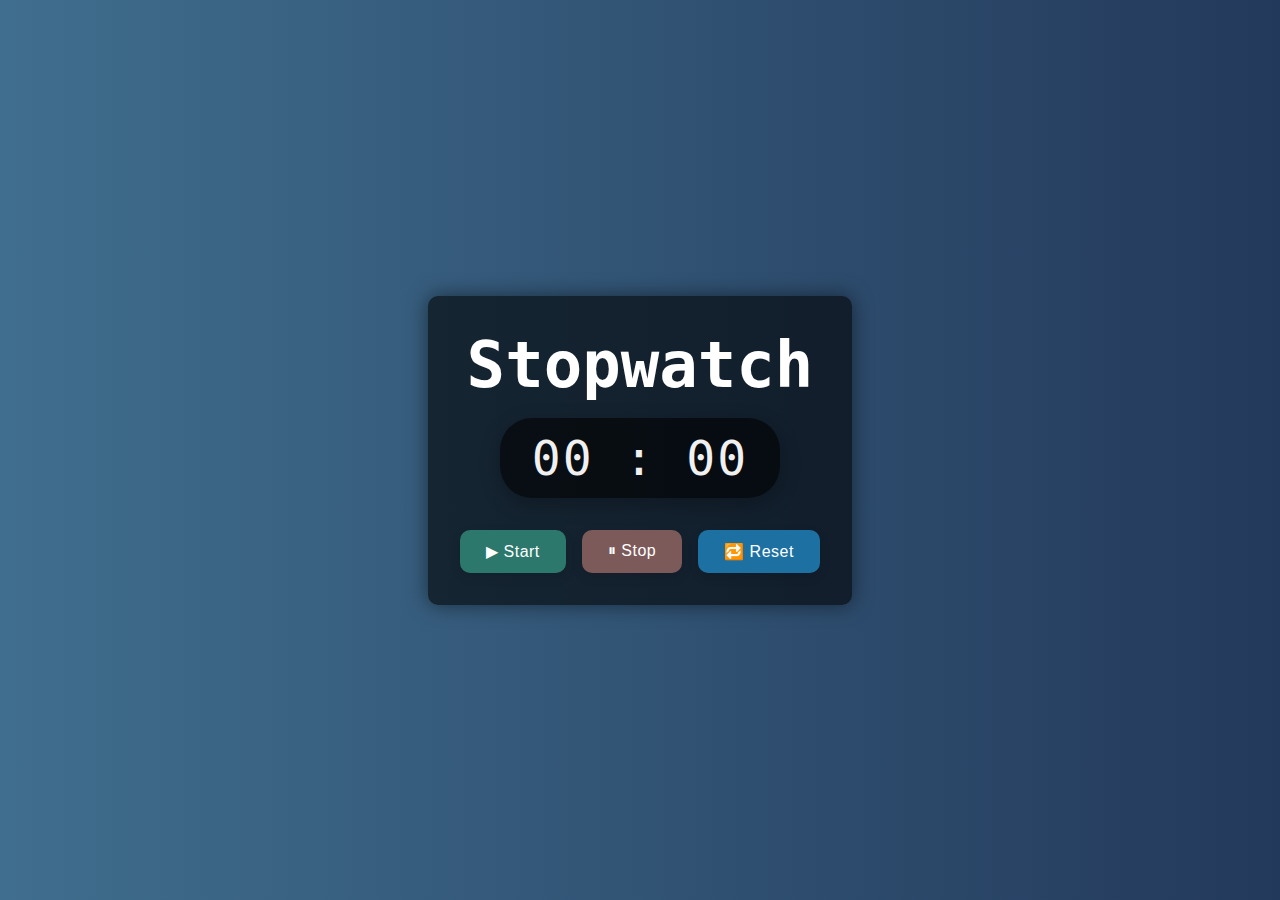
<file: Stop Watch/index.html>
<!DOCTYPE html>
<html lang="en">
<head>
  <meta charset="UTF-8" />
  <meta name="viewport" content="width=device-width, initial-scale=1.0"/>
  <title>Stopwatch</title>
  <link rel="stylesheet" href="styles.css" />
</head>
<body>
  <div class="container glass">
    <h1>Stopwatch</h1>
    <div class="time">
      <span class="seconds">00</span> :
      <span class="milli">00</span>
    </div>
    <div class="btns">
      <button class="start-btn">▶ Start</button>
      <button class="stop-btn">⏸ Stop</button>
      <button class="reset-btn">🔁 Reset</button>
    </div>
  </div>

  <script src="script.js"></script>
</body>
</html>
</file>
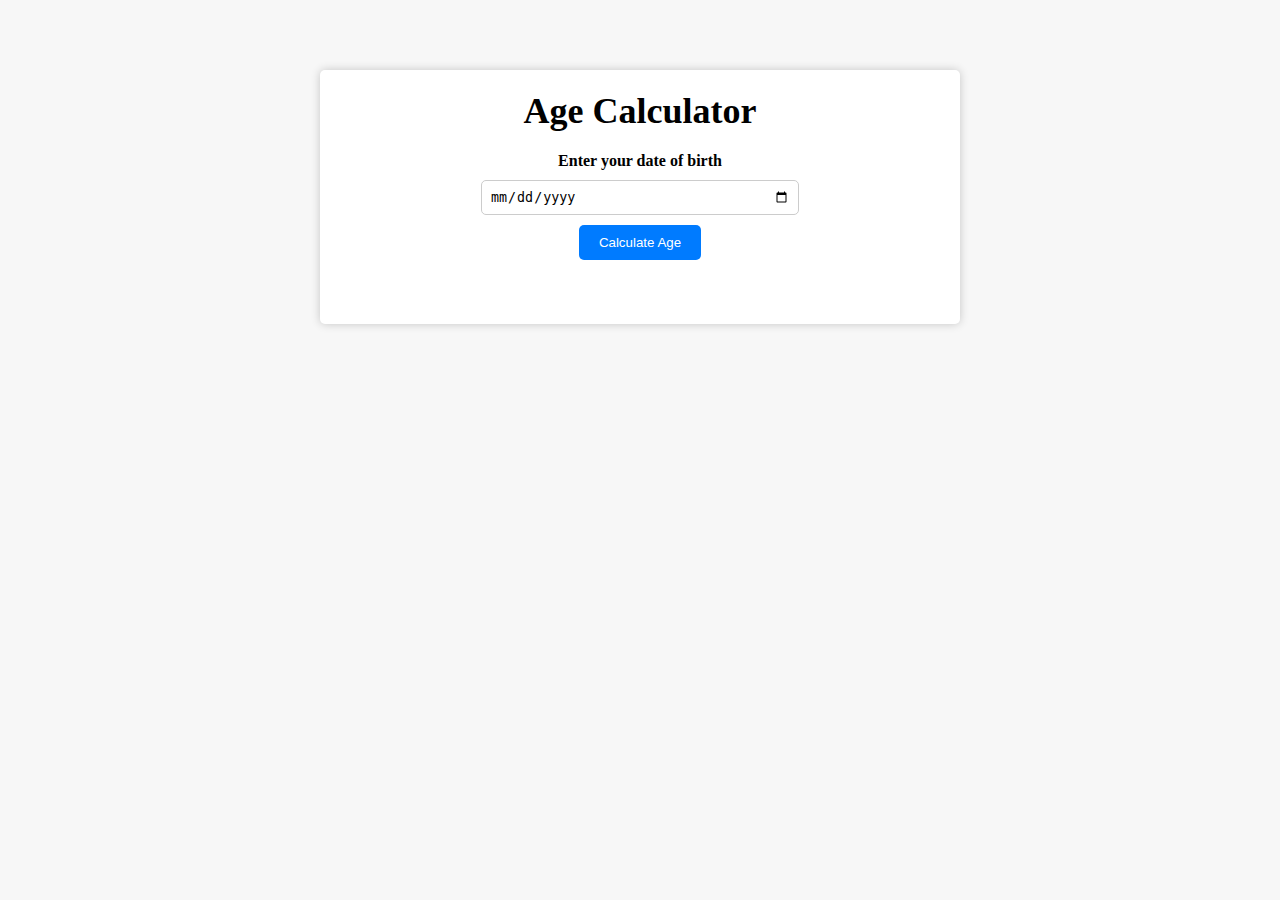
<file: Age-Calculator/age.html>
<!DOCTYPE html>
<html lang="en">

<head>
    <meta charset="UTF-8">
    <meta name="viewport" content="width=device-width, initial-scale=1.0">
    <title>Age Calculator</title>
    <link rel="stylesheet" href="age.css">
</head>

<body>
    <div class="container">
        <h1>Age Calculator</h1>
        <div class="form">
            <label for="birth-date">Enter your date of birth</label>
            <input type="date" id="birth-date">
            <button id="btn">Calculate Age</button>
            <p id="result"></p>
        </div>
    </div>
    <script src="age.js"></script>
</body>

</html>
</file>
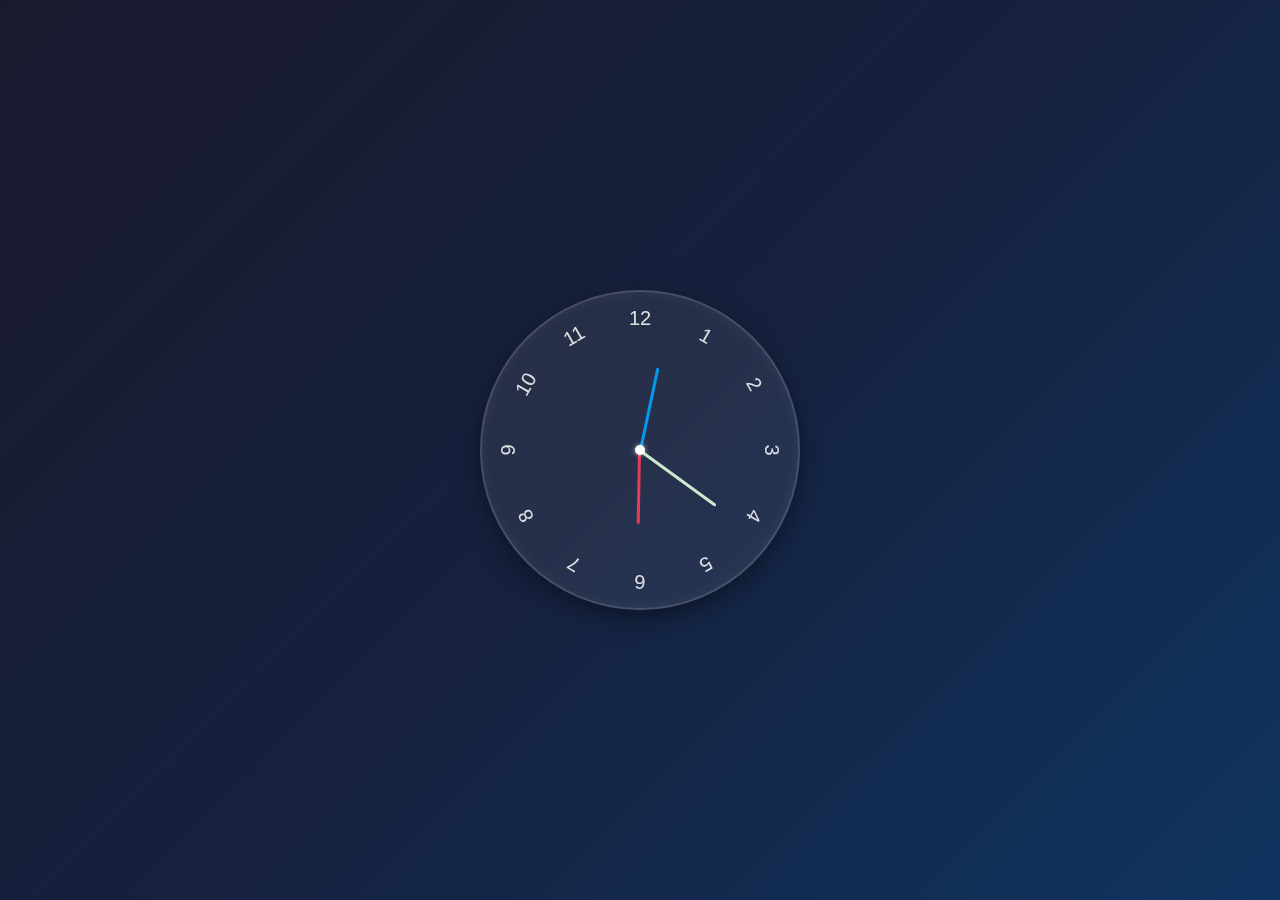
<file: Analog-Clock/clock.html>
<!DOCTYPE html>
<html lang="en">
<head>
    <meta charset="UTF-8">
    <meta name="viewport" content="width=device-width, initial-scale=1.0">
    <title>Analog Clock</title>
    <link rel="stylesheet" href="clock.css">
</head>
<body>
    <div class="container">
        <div class="clock">
            <div style="--clr: #ff3d58; --h:74px " id="hour" class="hand">
                <i></i>
            </div>
        
            <div style="--clr: #00a6ff; --h:84px " id="min" class="hand">
                <i></i>
            </div>
            <div style="--clr: #dfffdd; --h:94px " id="sec" class="hand">
                <i></i>
            </div>

            <span style="--i : 1"><b>1</b></span>
            <span style="--i : 2"><b>2</b></span>
            <span style="--i : 3"><b>3</b></span>
            <span style="--i : 4"><b>4</b></span>
            <span style="--i : 5"><b>5</b></span>
            <span style="--i : 6"><b>6</b></span>
            <span style="--i : 7"><b>7</b></span>
            <span style="--i : 8"><b>8</b></span>
            <span style="--i : 9"><b>9</b></span>
            <span style="--i : 10"><b>10</b></span>
            <span style="--i : 11"><b>11</b></span>
            <span style="--i : 12"><b>12</b></span>
        </div>
    </div>
    <script src="clock.js"></script>
</body>
</html>
</file>
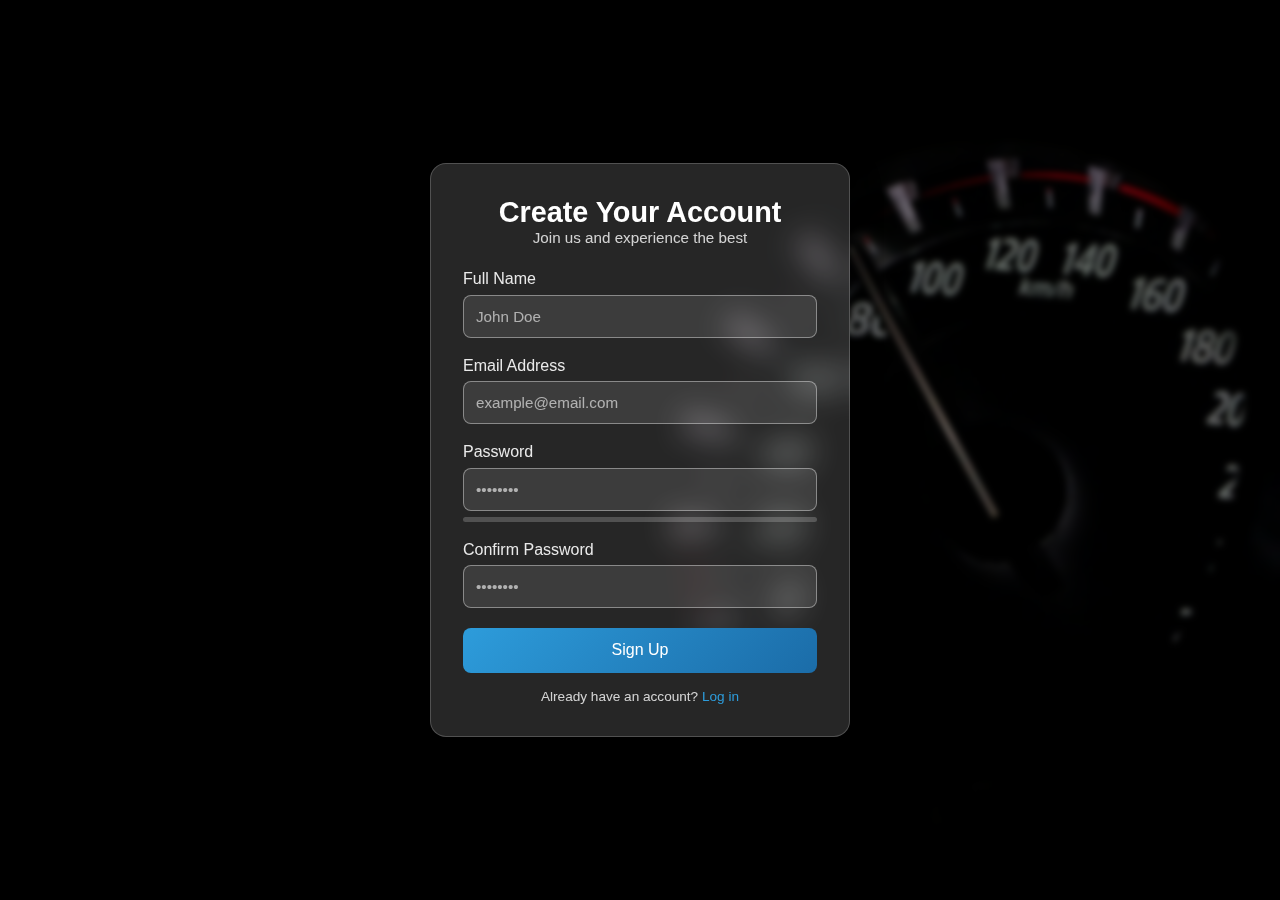
<file: Form Validation/form.html>
<!DOCTYPE html>
<html lang="en">
<head>
  <meta charset="UTF-8">
  <meta name="viewport" content="width=device-width, initial-scale=1.0">
  <title>Sign Up Form</title>
  <link rel="stylesheet" href="form.css">
</head>
<body>
    <div class="background-image"></div>

  
    <main class="container glass">
    <h1 class="form-title">Create Your Account</h1>
    <p class="form-subtitle">Join us and experience the best</p>

    <form id="signupForm" novalidate>
      <div class="form-group">
        <label for="name">Full Name</label>
        <input type="text" id="name" name="name" placeholder="John Doe" required>
        <span id="nameCheck" class="check-icon">✔</span>
        <small id="nameError" class="error-message"></small>
      </div>

      <div class="form-group">
        <label for="email">Email Address</label>
        <input type="email" id="email" name="email" placeholder="example@email.com" required>
        <span id="emailCheck" class="check-icon">✔</span>
        <small id="emailError" class="error-message"></small>
      </div>

      <div class="form-group">
        <label for="password">Password</label>
        <input type="password" id="password" name="password" placeholder="••••••••" required>
        <span id="passwordCheck" class="check-icon">✔</span>
        <div id="strengthWrapper">
          <div id="strengthBar"></div>
        </div>
        <small id="passwordError" class="error-message"></small>
      </div>

      <div class="form-group">
        <label for="confirmPassword">Confirm Password</label>
        <input type="password" id="confirmPassword" name="confirmPassword" placeholder="••••••••" required>
        <span id="confirmPasswordCheck" class="check-icon">✔</span>
        <small id="confirmPasswordError" class="error-message"></small>
      </div>

      <button type="submit" class="btn-submit">Sign Up</button>
      <p class="form-footer">
        Already have an account? <a href="#">Log in</a>
      </p>
    </form>
  </main>

  <script src="form.js"></script>
</body>
</html>
</file>
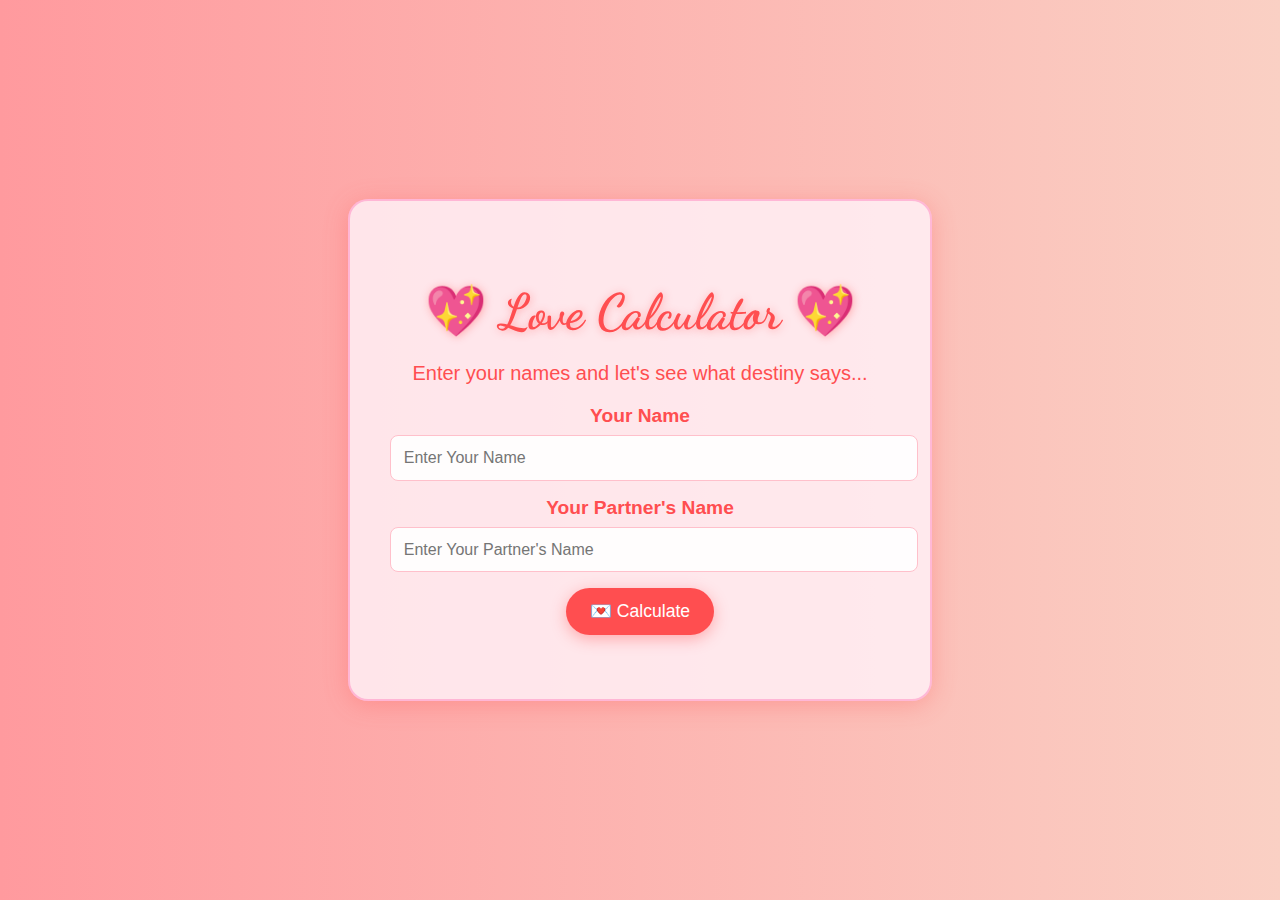
<file: Love-Calculator/love.html>
<!DOCTYPE html>
<html lang="en">

<head>
    <meta charset="UTF-8">
    <meta name="viewport" content="width=device-width, initial-scale=1.0">
    <title>Love-Calculator ❤️</title>
    <link rel="stylesheet" href="love.css">
    <link href="https://fonts.googleapis.com/css2?family=Dancing+Script:wght@700&display=swap" rel="stylesheet">
</head>

<body>

    <div class="container">

        <h2>💖 Love Calculator 💖</h2>
        <p>Enter your names and let's see what destiny says...</p>

        <div class="love-calculator">
            <label for="name1">Your Name</label>
            <input type="text" id="name1" placeholder="Enter Your Name">

            <label for="name2">Your Partner's Name</label>
            <input type="text" id="name2" placeholder="Enter Your Partner's Name">

            <button onclick="calculateLove()">💌 Calculate</button>

            <div id="loading" class="loading" style="display:none;">💭 Analyzing your love...</div>

            <div id="percentageCircle" class="circle" style="display:none;">
                <svg>
                    <circle cx="50%" cy="50%" r="45"></circle>
                    <circle id="progress" cx="50%" cy="50%" r="45"></circle>
                </svg>
                <div id="circleText">0%</div>
            </div>

            <div id="quote" class="quote"></div>

            <div id="result"></div>
        </div>
    </div>

    <!-- <audio id="loveMusic" src="./assests/romantic.mp3"></audio> -->

    <script src="love.js"></script>
</body>

</html>
</file>
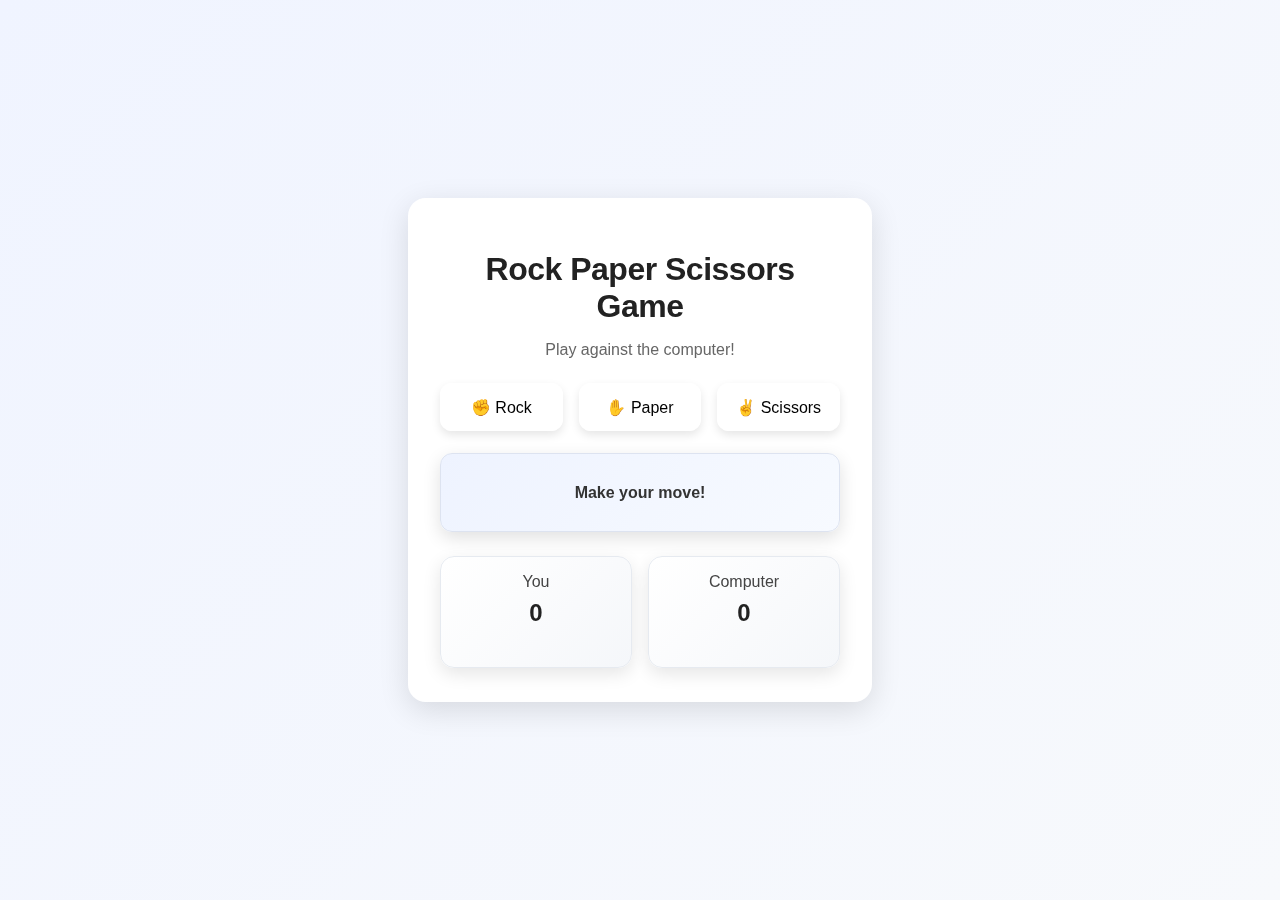
<file: Rock-Paper-Scissors-Game/game.html>
<!DOCTYPE html>
<html lang="en">
  <head>
    <meta charset="UTF-8" />
    <meta name="viewport" content="width=device-width, initial-scale=1.0" />
    <title>Rock Paper Scissors Game</title>
    <link rel="stylesheet" href="game.css" />
  </head>
  <body>
    <div class="container">
      <h1>Rock Paper Scissors Game</h1>
      <p class="subtitle">Play against the computer!</p>

      <div class="buttons">
        <button class="choice" data-choice="rock">✊ Rock</button>
        <button class="choice" data-choice="paper">✋ Paper</button>
        <button class="choice" data-choice="scissors">✌️ Scissors</button>
      </div>

      <div id="result" class="result-box">Make your move!</div>

      <div class="scoreboard">
        <div class="card">
          <h3>You</h3>
          <p id="user-score">0</p>
        </div>
        <div class="card">
          <h3>Computer</h3>
          <p id="computer-score">0</p>
        </div>
      </div>
    </div>
    <script src="game.js"></script>
  </body>
</html>
</file>
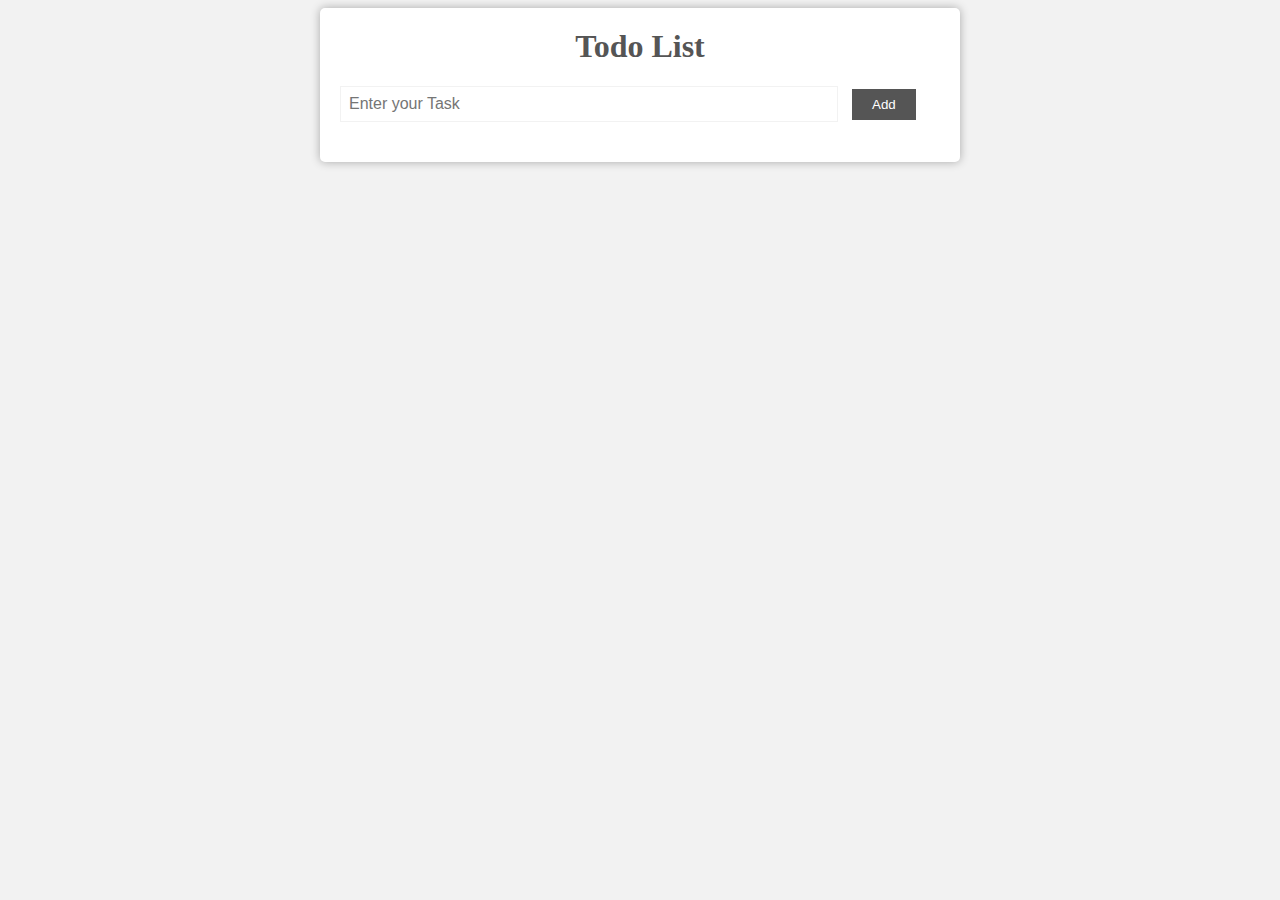
<file: To-Do-App/todo.html>
<!DOCTYPE html>
<html lang="en">
<head>
    <meta charset="UTF-8">
    <meta name="viewport" content="width=device-width, initial-scale=1.0">
    <title>To-Do App</title>

    <link rel="stylesheet" href="todo.css">
</head>
<body>
    <div class="container">
        <h1>Todo List</h1>
        <input id="todoInput" type="text" placeholder="Enter your Task">
        <button id="btn" type="submit">Add</button>
        <ul id="todoList"></ul>
    </div>
    
    

    <script src="todo.js"></script>
</body>
</html>
</file>
<file: Stop Watch/styles.css>
* {
    box-sizing: border-box;
    margin: 0;
    padding: 0;
}

body {
    display: flex;
    align-items: center;
    justify-content: center;
    min-height: 100vh;
    min-width: 100vw;
    text-align: center;
    font-family: monospace;
    background: linear-gradient(to right, #406E8E , #23395B);
    color: #fff;
}

.container {
    display: flex;
    flex-direction: column;
    align-items: center;
    padding: 2rem;
    background: rgba(0, 0, 0, 0.6);
    border-radius: 10px;
    box-shadow: 0px 0px 20px rgba(0, 0, 0, 0.5);
}

h1 {
    font-size: 4rem;
    margin-bottom: 1rem;   
}

.time {
    font-size: 3rem;
    color: #f0f0f0;
    background-color: rgba(0, 0, 0, 0.6);
    padding: 0.75rem 2rem;
    border-radius: 2rem;
    margin-bottom: 2rem;
    box-shadow: 0 6px 20px rgba(0, 0, 0, 0.25);
    letter-spacing: 2px;
    font-weight: 500;
    transition: all 0.3s ease-in-out;
}


.btns {
    display: flex;
    gap: 1rem;
}

.start-btn,
.stop-btn,
.reset-btn {
    padding: 12px 26px;
    font-size: 16px;
    border: none;
    border-radius: 10px;
    cursor: pointer;
    color: #ffffff;
    font-weight: 500;
    background-color: #4CAF50; 
    transition: all 0.3s ease;
    box-shadow: 0 4px 12px rgba(0, 0, 0, 0.1);
    letter-spacing: 0.5px;
    outline: none;
}

@keyframes bounce {
    0%,100%{
        transform: translateY(0);
    }
    50% {
        transform: translateY(-10px);
    }
}

.start-btn {
    background-color: #2C786C;
}

.stop-btn {
    background-color: #7D5A5A;
}

.reset-btn {
    background-color: #1D70A2;
    color: #fff;
}

.start-btn:hover,
.stop-btn:hover,
.reset-btn:hover {
    transform: scale(1.05);
    box-shadow: 0 8px 18px rgba(0, 0, 0, 0.2);
}

.start-btn:active,
.stop-btn:active,
.reset-btn:active {
    transform: scale(0.97);
    box-shadow: 0 3px 8px rgba(0, 0, 0, 0.2);
}

.start-btn:focus,
.stop-btn:focus,
.reset-btn:focus {
    outline: 2px solid rgba(0, 0, 0, 0.2);
    outline-offset: 3px;
}
</file>
<file: Age-Calculator/age.css>
body {
    margin: 0;
    padding: 20px;
    font-family: "Montserrat", "sans-serif";
    background: #f7f7f7;
}

.container {
    background: white;
    box-shadow: 0 0 10px rgba(0, 0, 0, 0.2);
    padding: 20px;
    max-width: 600px;
    margin: 0 auto;
    border-radius: 5px;
    margin-top: 50px;
}

h1 {
    font-size: 36px;
    text-align: center;
    margin-top: 0;
    margin-bottom: 20px;
}

.form {
    display: flex;
    flex-direction: column;
    align-items: center;
}

label {
    font-weight: bold;
    margin-bottom: 10px;
}

input {
    padding: 8px;
    border: 1px solid #ccc;
    border-radius: 5px;
    width: 100%;
    max-width: 300px;
}

button {
    background-color: #007bff;
    color: white;
    border: none;
    padding: 10px 20px;
    border-radius: 5px;
    margin-top: 10px;
    cursor: pointer;
    transition: background-color 0.3s;
}

button:hover {
    background: #0062cc;
}

#result {
    margin-top: 20px;
    font-size: 24px;
    font-weight: bold;
}
</file>
<file: Analog-Clock/clock.css>
* {
    margin: 0;
    padding: 0;
    box-sizing: border-box;
    color: #ffffff;
}

body {
    display: flex;
    justify-content: center;
    align-items: center;
    min-height: 100vh;
    background: linear-gradient(135deg, #1a1a2e, #16213e, #0f3460);
    font-family: 'Segoe UI', Tahoma, Geneva, Verdana, sans-serif;
}

.container {
    position: relative;
}

.clock {
    width: 320px;
    height: 320px;
    border-radius: 50%;
    background: rgba(255, 255, 255, 0.07);
    border: 2px solid rgba(255, 255, 255, 0.15);
    backdrop-filter: blur(15px); 
    box-shadow: inset 0 0 15px rgba(255, 255, 255, 0.05),
                0 8px 25px rgba(0, 0, 0, 0.4);
    display: flex;
    justify-content: center;
    align-items: center;
    position: relative;
}

.clock span {
    position: absolute;
    transform: rotate(calc(30deg * var(--i)));
    inset: 15px;
    text-align: center;
}

.clock span b {
    font-size: 20px;
    color: rgba(255, 255, 255, 0.85);
    font-weight: 500;
}

.clock::before {
    content: '';
    position: absolute;
    width: 10px;
    height: 10px;
    background: #fff;
    border-radius: 50%;
    z-index: 2;
    box-shadow: 0 0 5px rgba(255, 255, 255, 0.6);
}

.hand {
    position: absolute;
    display: flex;
    justify-content: center;
    align-items: center;
    transition: transform 0.5s cubic-bezier(0.4, 2.3, 0.3, 1); 
}

.hand i {
    position: absolute;
    background: var(--clr);
    width: 3px;
    height: var(--h);
    border-radius: 6px;
    transform-origin: bottom center;
    top: calc(50% - var(--h));
    opacity: 0.9;
}

.hour { --clr: rgba(255, 255, 255, 0.9); --h: 70px; }
.minute { --clr: rgba(200, 200, 200, 0.85); --h: 95px; }
.second { --clr: rgba(255, 80, 80, 0.9); --h: 110px; }
</file>
<file: Form Validation/form.css>
* {
  margin: 0;
  padding: 0;
  box-sizing: border-box;
}

body {
  font-family: "Poppins", "Inter", "Segoe UI", sans-serif;
  color: #fff;
  display: flex;
  justify-content: center;
  align-items: center;
  min-height: 100vh;
  background: url("./image2.jpg") 
              no-repeat center center/cover;
  position: relative;
}

body::before {
  content: "";
  position: absolute;
  inset: 0;
  background: rgba(0, 0, 0, 0.5);
  backdrop-filter: blur(3px);
  z-index: 0;
}

.container.glass {
  background: rgba(255, 255, 255, 0.15);
  border-radius: 16px;
  padding: 2rem;
  width: 100%;
  max-width: 420px;
  box-shadow: 0 8px 32px rgba(0, 0, 0, 0.3);
  backdrop-filter: blur(15px);
  -webkit-backdrop-filter: blur(15px);
  border: 1px solid rgba(255, 255, 255, 0.2);
  z-index: 1;
  animation: fadeIn 0.5s ease;
}

.form-title {
  font-weight: 600;
  font-size: 1.8rem;
  text-align: center;
  color: #fff;
}

.form-subtitle {
  font-size: 0.95rem;
  color: rgba(255, 255, 255, 0.8);
  text-align: center;
  margin-bottom: 1.5rem;
}

.form-group {
  margin-bottom: 1.2rem;
  position: relative;
}

label {
  font-weight: 500;
  display: block;
  margin-bottom: 0.4rem;
  color: rgba(255, 255, 255, 0.9);
}

input {
  width: 100%;
  padding: 0.75rem;
  border: 1.5px solid rgba(255, 255, 255, 0.4);
  border-radius: 8px;
  font-size: 0.95rem;
  background: rgba(255, 255, 255, 0.1);
  color: #fff;
  transition: all 0.3s ease;
}

input::placeholder {
  color: rgba(255, 255, 255, 0.6);
}

input:focus {
  border-color: #2D9CDB;
  box-shadow: 0 0 0 3px rgba(45, 156, 219, 0.3);
  outline: none;
}

.error-message {
  font-size: 0.85rem;
  font-weight: 600;
  margin-top: 0.35rem;
  color: #ff6b6b; 
  text-shadow: 0 1px 2px rgba(0, 0, 0, 0.6); 
  opacity: 0;
  transform: translateY(-4px);
  transition: all 0.3s ease;
}

input.error {
  border-color: #ff6b6b;
  box-shadow: 0 0 6px rgba(255, 107, 107, 0.6);
}

input.success ~ .error-message {
  color: #2ecc71;
  text-shadow: 0 1px 2px rgba(0, 0, 0, 0.5);
  opacity: 1;
  transform: translateY(0);
}

input.error ~ .error-message {
  opacity: 1;
  transform: translateY(0);
}

.btn-submit {
  background: linear-gradient(135deg, #2D9CDB, #1B6CA8);
  color: white;
  font-weight: 500;
  padding: 0.85rem;
  border: none;
  border-radius: 8px;
  cursor: pointer;
  width: 100%;
  font-size: 1rem;
  transition: all 0.3s ease;
}

.btn-submit:hover {
  background: linear-gradient(135deg, #238ac0, #14567D);
  box-shadow: 0 4px 12px rgba(45, 156, 219, 0.4);
  transform: translateY(-1px);
}

.form-footer {
  text-align: center;
  font-size: 0.85rem;
  margin-top: 1rem;
  color: rgba(255, 255, 255, 0.8);
}

.form-footer a {
  color: #2D9CDB;
  text-decoration: none;
}

.form-footer a:hover {
  text-decoration: underline;
}

.check-icon {
  position: absolute;
  right: 12px;
  top: 38px;
  opacity: 0;
  color: #27ae60;
  font-weight: bold;
  transition: opacity 0.3s ease;
}

input.success ~ .check-icon {
  opacity: 1;
}

#strengthWrapper {
  background: rgba(255, 255, 255, 0.2);
  border-radius: 4px;
  height: 5px;
  margin-top: 6px;
  overflow: hidden;
}

#strengthBar {
  height: 100%;
  width: 0%;
  background: red;
  transition: width 0.3s ease, background-color 0.3s ease;
}

.strength-weak {
  background: #e74c3c;
}

.strength-medium {
  background: #f39c12;
}

.strength-strong {
  background: #27ae60;
}

@keyframes fadeIn {
  from {
    opacity: 0;
    transform: translateY(10px);
  }
  to {
    opacity: 1;
    transform: translateY(0);
  }
}

@media (max-width: 480px) {
  .container {
    padding: 1.5rem;
  }

  .form-title {
    font-size: 1.5rem;
  }
}
</file>
<file: Love-Calculator/love.css>
@import url("https://fonts.googleapis.com/css2?family=Dancing+Script:wght@700&display=swap");

body {
  background: linear-gradient(to right, #ff9a9e, #fad0c4);
  font-family: Arial, sans-serif;
  margin: 0;
  padding: 0;
  box-sizing: border-box;
  display: flex;
  justify-content: center;
  align-items: center;
  min-height: 100vh;
  overflow-x: hidden;
  position: relative;
}

.heart {
  position: absolute;
  color: rgba(255, 78, 80, 0.7);
  font-size: 2rem;
  animation: floatHearts 6s infinite ease-in-out;
}

@keyframes floatHearts {
  0% {
    transform: translateY(100vh) scale(0.5);
    opacity: 1;
  }
  100% {
    transform: translateY(-10vh) scale(1.5);
    opacity: 0;
  }
}

.container {
  width: 90%;
  max-width: 500px;
  background: rgba(255, 240, 246, 0.85);
  /* backdrop-filter: blur(10px); */
  padding: 2.5rem;
  border-radius: 20px;
  box-shadow: 0 4px 25px rgba(255, 78, 80, 0.3);
  text-align: center;
  border: 2px solid rgba(255, 133, 192, 0.5);
  animation: fadeIn 1.5s ease-in-out;
}

@keyframes fadeIn {
  from {
    opacity: 0;
    transform: scale(0.9);
  }
  to {
    opacity: 1;
    transform: scale(1);
  }
}

h2 {
  color: #ff4e50;
  font-size: clamp(2rem, 5vw, 3.1rem);
  font-family: "Dancing Script", cursive;
  text-shadow: 1px 1px 8px rgba(255, 78, 80, 0.4);
  margin-bottom: 0.5rem;
}

p {
  color: #ff4e50;
  font-size: 20px;
}

label {
  color: #ff4e50;
  display: block;
  margin-top: 1rem;
  font-weight: bold;
  font-size: clamp(0.9rem, 2vw, 1.2rem);
}

input[type="text"] {
  width: 100%;
  padding: 0.8rem;
  margin-top: 0.5rem;
  font-size: 1rem;
  color: #b22222;
  background: rgba(255, 255, 255, 0.9);
  border-radius: 8px;
  border: 1px solid #ffc0cb;
  outline: none;
  transition: all 0.3s ease;
}

input[type="text"]:focus {
  box-shadow: 0 0 10px rgba(255, 78, 80, 0.5);
  border-color: #ff4e50;
}

button {
  background-color: #ff4e50;
  font-size: 1.1rem;
  color: white;
  border: none;
  padding: 0.8rem 1.5rem;
  margin-top: 1rem;
  border-radius: 25px;
  cursor: pointer;
  transition: all 0.3s ease;
  box-shadow: 0 4px 15px rgba(255, 78, 80, 0.4);
}

button:hover {
  background: #e63e3f;
  transform: scale(1.05);
  box-shadow: 0 6px 20px rgba(255, 78, 80, 0.5);
}

.loading {
  margin-top: 1rem;
  font-size: 1.1rem;
  color: #ff4e50;
  animation: pulse 1s infinite;
}

@keyframes pulse {
  0%,
  100% {
    opacity: 1;
  }
  50% {
    opacity: 0.5;
  }
}

.circle {
  position: relative;
  width: 90px;
  height: 90px;
  margin: 0.8rem auto;
  border-radius: 50%; 
  overflow: hidden; 
}

.circle svg {
  width: 90px;
  height: 90px;
  transform: rotate(-90deg);
  display: block;
}

.circle svg circle {
  fill: none;
  stroke-width: 8;
  stroke: #ffc0cb;
  stroke-linecap: round;
}

.circle svg circle:nth-child(2) {
  stroke: #ff4e50;
  stroke-dasharray: 283; 
  stroke-dashoffset: 283;
  transition: stroke-dashoffset 1s linear;
}

#circleText {
  position: absolute;
  top: 50%;
  left: 50%;
  transform: translate(-50%, -50%);
  font-size: 1rem;
  font-weight: bold;
  color: #ff4e50;
}


.quote {
  font-style: italic;
  color: #b22222;
  margin-top: 1rem;
  font-size: 1rem;
  opacity: 0;
  transition: opacity 1s ease-in-out;
}

#result {
  margin-top: 1.5rem;
  font-size: clamp(0.9rem, 2vw, 1.2rem);
  font-weight: bold;
  color: #ff4e50;
  text-shadow: 1px 1px 5px rgba(255, 78, 80, 0.4);
  transition: opacity 0.5s ease;
}

@media (max-width: 480px) {
  .container {
    padding: 1.5rem;
  }
  button {
    width: 100%;
  }
}
</file>
<file: Rock-Paper-Scissors-Game/game.css>
body {
  font-family: "Segoe UI", Arial, sans-serif;
  margin: 0;
  padding: 0;
  background: linear-gradient(135deg, #f0f4ff, #f7f9fc);
  display: flex;
  justify-content: center;
  align-items: center;
  min-height: 100vh;
  color: #333;
}

.container {
  text-align: center;
  max-width: 400px;
  width: 100%;
  background: #fff;
  padding: 2rem;
  border-radius: 18px;
  box-shadow: 0 8px 30px rgba(0, 0, 0, 0.12);
  backdrop-filter: blur(6px);
}

h1 {
  font-size: 2rem;
  margin-bottom: 0.3rem;
  color: #222;
  letter-spacing: -0.5px;
}

.subtitle {
  font-size: 1rem;
  color: #666;
  margin-bottom: 1.5rem;
}

.buttons {
  display: flex;
  justify-content: center;
  gap: 1rem;
  margin-bottom: 1.5rem;
}

.choice {
  flex: 1;
  padding: 0.9rem;
  font-size: 1rem;
  border: none;
  border-radius: 12px;
  background: rgba(255, 255, 255, 0.8);
  cursor: pointer;
  transition: all 0.25s ease;
  box-shadow: 0 4px 10px rgba(0, 0, 0, 0.1);
  backdrop-filter: blur(4px);
}

.choice:hover {
  background: #d6e4ff;
  transform: scale(1.05) translateY(-3px);
  box-shadow: 0 8px 20px rgba(0, 0, 0, 0.15);
}

.result-box {
  margin: 1rem 0;
  padding: 1rem;
  background: linear-gradient(135deg, #eef3ff, #f7faff);
  border-radius: 12px;
  font-weight: 600;
  min-height: 45px;
  display: flex;
  justify-content: center;
  align-items: center;
  border: 1px solid #dde3f0;
  box-shadow: 0 6px 18px rgba(0, 0, 0, 0.12);
  transform: translateY(-2px);
  transition: all 0.25s ease;
}

.scoreboard {
  display: flex;
  justify-content: space-between;
  margin-top: 1.5rem;
  gap: 1rem;
}

.card {
  flex: 1;
  background: linear-gradient(135deg, #ffffff, #f5f7fa);
  padding: 1rem;
  border-radius: 14px;
  border: 1px solid #e6eaf0;
  box-shadow: 0 6px 18px rgba(0, 0, 0, 0.1);
  transform: translateY(-2px);
  transition: all 0.3s ease;
}

.card h3 {
  margin: 0;
  font-size: 1rem;
  color: #444;
  font-weight: 500;
}

.card p {
  font-size: 1.5rem;
  margin-top: 0.5rem;
  font-weight: bold;
  color: #222;
}
</file>
<file: To-Do-App/todo.css>
body {
    font-family: Playfair;
    background-color: #f2f2f2;

}

.container {
    max-width: 600px;
    margin: 0 auto;
    padding: 20px;
    background-color: #fff;
    border-radius: 5px;
    box-shadow: 0 0 10px rgba(0, 0, 0, 0.3);
}

h1 {
    margin-top: 0px;
    text-align: center;
    color: #555;
}

input[type="text"] {
    padding: 8px;
    font-size: 16px;
    border: 1px solid #f2f2f2;
    border-radius: 2px solid #ccc;
    width: 80%;
    margin-right: 10px;
}

button {
    padding: 8px 20px;
    background-color: #555;
    color: #fff;
    border: none;
    cursor: pointer;

}

button:hover {
    background-color: #333;
}

ul {
    list-style: none;
    padding: 0;
    margin-top: 20px;

}

li {
    padding: 10px;
    background-color: #eee;
    margin-bottom: 5px;
    border-radius: 5px;
    display: flex;
    justify-content: space-between;
    align-items: center;
}

li:last-child {
    margin-bottom: 0px;
}

.delete-todo-btn {
    background-color: red;
    color: white;
    border: none;
    padding: 5px 10px;
    border-radius: 3px;
    cursor: pointer;
}

.delete-todo-btn:hover {
    background-color: #d32f2f;
}
</file>
